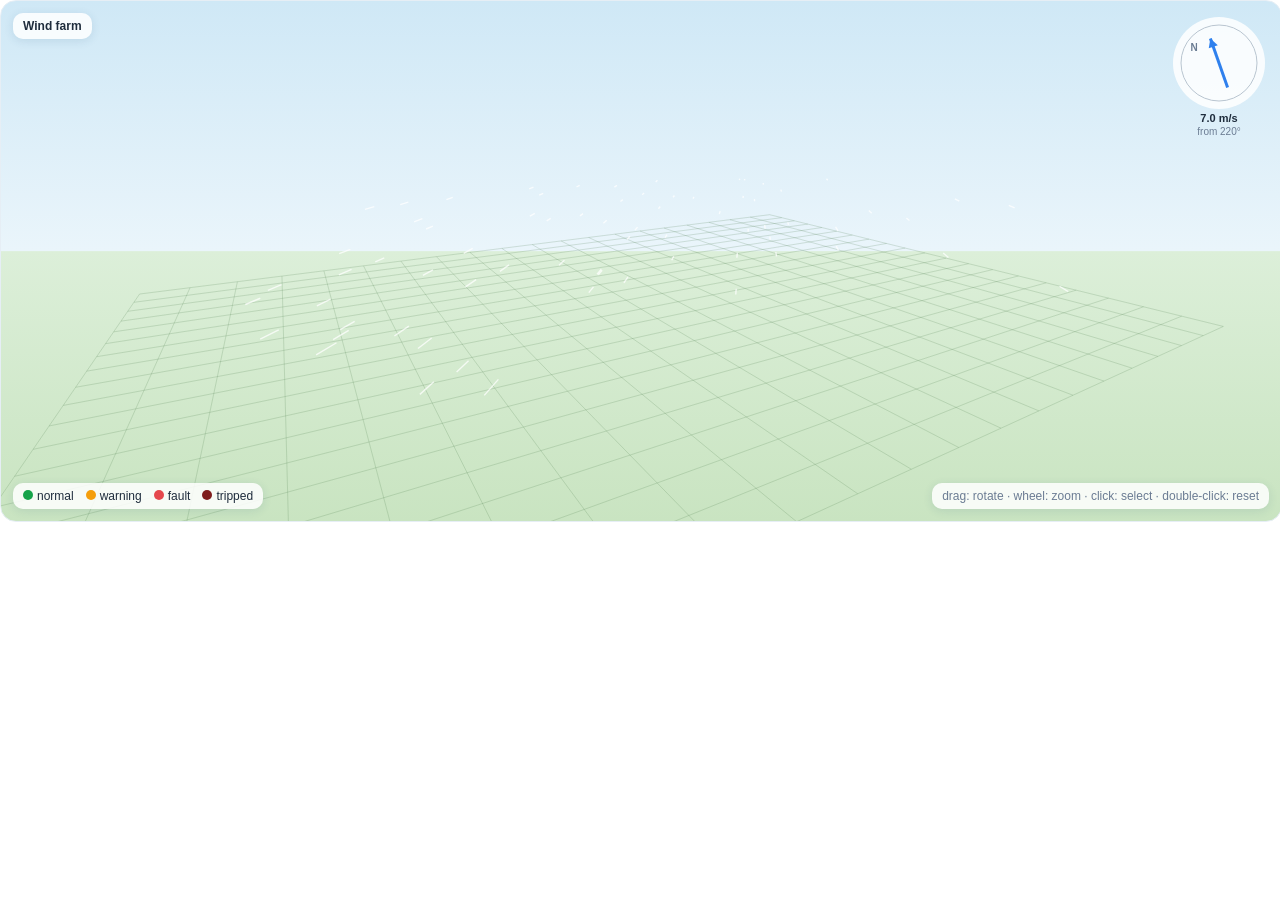
<file: digital_twin/components/farm3d/index.html>
<!doctype html>
<html>
<head>
<meta charset="utf-8">
<meta name="viewport" content="width=device-width, initial-scale=1">
<title>Wind farm 3D</title>
<style>
  html, body { margin: 0; padding: 0; background: transparent; font-family: Inter, "Segoe UI", Roboto, Arial, sans-serif; }
  #wrap { position: relative; width: 100%; border-radius: 16px; overflow: hidden; border: 1px solid #E6EEF5;
          background: linear-gradient(180deg, #CFE8F6 0%, #EAF5FB 48%, #DCEFD9 48.2%, #C9E4C1 100%); }
  canvas { display: block; width: 100%; cursor: grab; touch-action: none; }
  canvas.drag { cursor: grabbing; }
  .hud { position: absolute; font-size: 12px; color: #1F2D3D; background: #ffffffd9; border-radius: 10px;
         padding: 6px 10px; box-shadow: 0 2px 10px rgba(30,80,120,.12); pointer-events: none; }
  #legend { left: 12px; bottom: 12px; display: flex; gap: 12px; align-items: center; }
  #legend i { display: inline-block; width: 10px; height: 10px; border-radius: 50%; margin-right: 4px; }
  #help { right: 12px; bottom: 12px; color: #6B7C93; }
  #info { left: 12px; top: 12px; font-weight: 600; }
</style>
</head>
<body>
<div id="wrap">
  <canvas id="c"></canvas>
  <div id="info" class="hud">Wind farm</div>
  <div id="legend" class="hud"><span><i style="background:#16A34A"></i>normal</span><span><i style="background:#F59E0B"></i>warning</span>
    <span><i style="background:#E5484D"></i>fault</span><span><i style="background:#7F1D1D"></i>tripped</span></div>
  <div id="help" class="hud">drag: rotate · wheel: zoom · click: select · double-click: reset</div>
</div>
<script>
// ---------------------------------------------------------------- Streamlit component protocol (no build tools needed)
function send(type, data) { window.parent.postMessage(Object.assign({ isStreamlitMessage: true, type: type }, data || {}), "*"); }
let ARGS = { turbines: [], wind_dir: 220, wind_speed: 7, height: 520, title: "" };
window.addEventListener("message", (ev) => {
  if (!ev.data || ev.data.type !== "streamlit:render") return;
  const a = ev.data.args || {};
  ARGS = Object.assign(ARGS, a);
  if (typeof a.turbines === "string") { try { ARGS.turbines = JSON.parse(a.turbines); } catch (e) {} }
  resize();
});
send("streamlit:componentReady", { apiVersion: 1 });

// ---------------------------------------------------------------- canvas + camera
const cv = document.getElementById("c"), ctx = cv.getContext("2d");
let W = 800, H = 520, DPR = Math.max(1, window.devicePixelRatio || 1);
const cam0 = { az: -30, el: 20, dist: 1350 };
let cam = Object.assign({}, cam0);
function resize() {
  W = cv.parentElement.clientWidth || 800; H = ARGS.height || 520;
  cv.width = W * DPR; cv.height = H * DPR; cv.style.height = H + "px";
  send("streamlit:setFrameHeight", { height: H + 2 });
}
window.addEventListener("resize", resize);

const rad = (d) => d * Math.PI / 180;
function camBasis() {
  const az = rad(cam.az), el = rad(cam.el);
  const eye = [cam.dist * Math.cos(el) * Math.sin(az), -cam.dist * Math.cos(el) * Math.cos(az), cam.dist * Math.sin(el)];
  const f = norm([-eye[0], -eye[1], -eye[2] + 40]);
  const r = norm(cross(f, [0, 0, 1]));
  const u = cross(r, f);
  return { eye, f, r, u };
}
function norm(v) { const l = Math.hypot(v[0], v[1], v[2]) || 1; return [v[0] / l, v[1] / l, v[2] / l]; }
function cross(a, b) { return [a[1] * b[2] - a[2] * b[1], a[2] * b[0] - a[0] * b[2], a[0] * b[1] - a[1] * b[0]]; }
function dot(a, b) { return a[0] * b[0] + a[1] * b[1] + a[2] * b[2]; }
let B = camBasis();
function proj(p) {                                   // world (x east, y north, z up) -> screen
  const d = [p[0] - B.eye[0], p[1] - B.eye[1], p[2] - B.eye[2]];
  const z = dot(d, B.f); if (z < 10) return null;
  const s = (H * 1.15) / z;
  return [W / 2 + dot(d, B.r) * s, H * 0.56 - dot(d, B.u) * s, z, s];
}

// ---------------------------------------------------------------- interaction
let drag = null, moved = false;
cv.addEventListener("pointerdown", (e) => { drag = { x: e.clientX, y: e.clientY, az: cam.az, el: cam.el }; moved = false; cv.classList.add("drag"); cv.setPointerCapture(e.pointerId); });
cv.addEventListener("pointermove", (e) => {
  if (!drag) { hover(e); return; }
  const dx = e.clientX - drag.x, dy = e.clientY - drag.y;
  if (Math.abs(dx) + Math.abs(dy) > 3) moved = true;
  cam.az = drag.az + dx * 0.35; cam.el = Math.max(6, Math.min(80, drag.el + dy * 0.25));
});
cv.addEventListener("pointerup", (e) => { cv.classList.remove("drag"); if (!moved) pick(e); drag = null; });
cv.addEventListener("wheel", (e) => { e.preventDefault(); cam.dist = Math.max(500, Math.min(4200, cam.dist * (1 + Math.sign(e.deltaY) * 0.1))); }, { passive: false });
cv.addEventListener("dblclick", () => { cam = Object.assign({}, cam0); });
let hoverId = null, hubs = [];
function locate(e) {
  const r = cv.getBoundingClientRect(), x = e.clientX - r.left, y = e.clientY - r.top;
  let best = null, bd = 1e9;
  for (const h of hubs) { const d = Math.hypot(x - h.x, y - (h.y + h.towerPx * 0.4)); if (d < bd && d < Math.max(40, h.towerPx * 0.7)) { bd = d; best = h; } }
  return best;
}
function hover(e) { const h = locate(e); hoverId = h ? h.id : null; cv.style.cursor = h ? "pointer" : "grab"; }
function pick(e) { const h = locate(e); if (h) send("streamlit:setComponentValue", { value: { selected: h.id, t: Date.now() }, dataType: "json" }); }

// ---------------------------------------------------------------- scene
const COL = { normal: "#16A34A", warning: "#F59E0B", fault: "#E5484D", tripped: "#7F1D1D" };
const TOWER = 170, BLADE = 100;          // drawn ~2x real scale so the turbines are readable
let angle = {}, last = performance.now(), particles = [];
for (let i = 0; i < 70; i++) particles.push([Math.random() * 1600 - 800, Math.random() * 1000 - 500, 5 + Math.random() * 40, Math.random()]);

function poly(pts, fill, stroke, lw) {
  const P = pts.map(proj); if (P.some((p) => !p)) return;
  ctx.beginPath(); ctx.moveTo(P[0][0], P[0][1]); for (let i = 1; i < P.length; i++) ctx.lineTo(P[i][0], P[i][1]); ctx.closePath();
  if (fill) { ctx.fillStyle = fill; ctx.fill(); } if (stroke) { ctx.strokeStyle = stroke; ctx.lineWidth = lw || 1; ctx.stroke(); }
}

function drawGround() {
  ctx.strokeStyle = "rgba(60,110,60,0.18)"; ctx.lineWidth = 1;
  for (let g = -1000; g <= 1000; g += 100) {
    let a = proj([g, -700, 0]), b = proj([g, 700, 0]); if (a && b) { ctx.beginPath(); ctx.moveTo(a[0], a[1]); ctx.lineTo(b[0], b[1]); ctx.stroke(); }
    a = proj([-1000, g * 0.7, 0]); b = proj([1000, g * 0.7, 0]); if (a && b) { ctx.beginPath(); ctx.moveTo(a[0], a[1]); ctx.lineTo(b[0], b[1]); ctx.stroke(); }
  }
}

function drawWindParticles(dt) {
  // meteorological direction: wind comes FROM wind_dir -> moves towards wind_dir + 180
  const to = rad((ARGS.wind_dir || 0) + 180), sp = Math.max(0.5, ARGS.wind_speed || 5) * 14;
  const vx = Math.sin(to) * sp, vy = Math.cos(to) * sp;
  ctx.strokeStyle = "rgba(255,255,255,0.75)"; ctx.lineWidth = 1.4;
  for (const p of particles) {
    p[0] += vx * dt; p[1] += vy * dt;
    if (p[0] > 900) p[0] -= 1800; if (p[0] < -900) p[0] += 1800; if (p[1] > 560) p[1] -= 1120; if (p[1] < -560) p[1] += 1120;
    const a = proj([p[0], p[1], 90 + 3 * p[2]]), b = proj([p[0] - vx * 0.35, p[1] - vy * 0.35, 90 + 3 * p[2]]);
    if (a && b) { ctx.beginPath(); ctx.moveTo(a[0], a[1]); ctx.lineTo(b[0], b[1]); ctx.stroke(); }
  }
}

function drawTurbine(t, dt) {
  const x = t.x, y = t.y, st = t.tripped ? "tripped" : (t.status || "normal"), col = COL[st] || COL.normal;
  const yaw = rad(t.yaw || 0);                     // rotor faces the direction the wind comes from
  const fx = Math.sin(yaw), fy = Math.cos(yaw);    // unit vector towards the wind
  const sx = -fy, sy = fx;                         // sideways (in rotor plane)
  const base = proj([x, y, 0]), top = proj([x, y, TOWER]); if (!base || !top) return;
  // status ring on the ground
  ctx.beginPath(); ctx.ellipse(base[0], base[1], 60 * base[3], 22 * base[3], 0, 0, 2 * Math.PI);
  ctx.fillStyle = col + "55"; ctx.fill(); ctx.lineWidth = (t.selected ? 3 : 1.5); ctx.strokeStyle = t.selected ? "#0B3B5C" : col; ctx.stroke();
  if (t.selected || hoverId === t.id) {
    ctx.beginPath(); ctx.ellipse(base[0], base[1], 78 * base[3], 29 * base[3], 0, 0, 2 * Math.PI);
    ctx.strokeStyle = "rgba(11,59,92,0.5)"; ctx.setLineDash([5, 4]); ctx.lineWidth = 1.5; ctx.stroke(); ctx.setLineDash([]);
  }
  // tower (tapered)
  const w0 = 6.5, w1 = 3.6;
  poly([[x - w0 * sx, y - w0 * sy, 0], [x + w0 * sx, y + w0 * sy, 0], [x + w1 * sx, y + w1 * sy, TOWER], [x - w1 * sx, y - w1 * sy, TOWER]], "#F4F7FA", "#B8C4CF", 1);
  // nacelle box (long axis along the wind direction)
  const L = 30, Wn = 9, hz = TOWER, h2 = 10;
  const c = (a, b, z) => [x + fx * a + sx * b, y + fy * a + sy * b, hz + z];
  const back = [c(-L * 0.55, -Wn, -h2 / 2), c(-L * 0.55, Wn, -h2 / 2), c(-L * 0.55, Wn, h2), c(-L * 0.55, -Wn, h2)];
  const front = [c(L * 0.45, -Wn, -h2 / 2), c(L * 0.45, Wn, -h2 / 2), c(L * 0.45, Wn, h2), c(L * 0.45, -Wn, h2)];
  const faces = [[back[0], back[1], back[2], back[3]], [front[0], front[1], front[2], front[3]],
                 [back[0], front[0], front[3], back[3]], [back[1], front[1], front[2], back[2]],
                 [back[3], back[2], front[2], front[3]]];
  faces.sort((A, Bf) => depth(Bf) - depth(A));
  for (const f of faces) poly(f, "#FFFFFF", "#9FB0C0", 1);
  // rotor
  const hub = c(L * 0.6, 0, h2 * 0.2);
  const rpm = t.tripped ? 0 : Math.max(0, t.rpm || 0);
  angle[t.id] = ((angle[t.id] || Math.random() * 6.28) + rad(rpm * 6) * dt);      // rpm*360/60 deg per s
  const blades = [];
  for (let k = 0; k < 3; k++) {
    const a = angle[t.id] + k * 2 * Math.PI / 3;
    const ux = sx * Math.cos(a), uy = sy * Math.cos(a), uz = Math.sin(a);           // in the rotor plane
    const tx = sx * Math.cos(a + 1.5708), ty = sy * Math.cos(a + 1.5708), tz = Math.sin(a + 1.5708);
    const P = (r, wdt) => [hub[0] + ux * r + tx * wdt, hub[1] + uy * r + ty * wdt, hub[2] + uz * r + tz * wdt];
    blades.push([P(4, 5.5), P(BLADE * 0.3, 7), P(BLADE, 1.2), P(BLADE, -0.8), P(4, -3.4)]);
  }
  const hubS = proj(hub);
  const rotorInFront = dot([fx, fy, 0], [B.eye[0] - x, B.eye[1] - y, 0]) > 0;
  const drawBlades = () => blades.forEach((b) => poly(b, t.selected ? "#FFFFFF" : "#F8FAFC", "#7D8EA0", 1));
  if (!rotorInFront) drawBlades();
  if (hubS) { ctx.beginPath(); ctx.arc(hubS[0], hubS[1], Math.max(3, 6.5 * hubS[3]), 0, 2 * Math.PI); ctx.fillStyle = "#E2E8F0"; ctx.fill(); ctx.strokeStyle = "#7D8EA0"; ctx.stroke(); }
  if (rotorInFront) drawBlades();
  // status lamp + label
  const lamp = proj(c(-L * 0.3, 0, h2 + 2.5));
  if (lamp) { ctx.beginPath(); ctx.arc(lamp[0], lamp[1], Math.max(3, 3 * lamp[3]), 0, 2 * Math.PI); ctx.fillStyle = col; ctx.fill(); }
  const lab = proj([x, y, TOWER + BLADE + 26]);
  if (lab) {
    const txt = `T-${t.label ?? t.id}  ${Math.round(t.power_pct || 0)} %`;
    ctx.font = `${t.selected ? 700 : 600} ${Math.max(11, Math.min(15, 12 * lab[3] + 4))}px Inter, Segoe UI, Arial`;
    const tw = ctx.measureText(txt).width + 26;
    ctx.fillStyle = t.selected ? "#0B3B5C" : "#ffffffe6";
    roundRect(lab[0] - tw / 2, lab[1] - 11, tw, 22, 8); ctx.fill();
    ctx.fillStyle = t.selected ? "#fff" : "#1F2D3D"; ctx.textAlign = "center"; ctx.textBaseline = "middle"; ctx.fillText(txt, lab[0] + 6, lab[1] + 0.5);
    ctx.beginPath(); ctx.arc(lab[0] - tw / 2 + 10, lab[1], 4, 0, 6.29); ctx.fillStyle = col; ctx.fill();
  }
  hubs.push({ id: t.id, x: top[0], y: top[1], towerPx: Math.abs(base[1] - top[1]) });
}
function depth(face) { let s = 0; for (const p of face) s += dot([p[0] - B.eye[0], p[1] - B.eye[1], p[2] - B.eye[2]], B.f); return s / face.length; }
function roundRect(x, y, w, h, r) { ctx.beginPath(); ctx.moveTo(x + r, y); ctx.arcTo(x + w, y, x + w, y + h, r); ctx.arcTo(x + w, y + h, x, y + h, r); ctx.arcTo(x, y + h, x, y, r); ctx.arcTo(x, y, x + w, y, r); ctx.closePath(); }

function drawCompass() {
  const cx = W - 62, cy = 62, R = 38;
  ctx.beginPath(); ctx.arc(cx, cy, R + 8, 0, 6.29); ctx.fillStyle = "#ffffffd9"; ctx.fill();
  ctx.strokeStyle = "#B8C4CF"; ctx.lineWidth = 1; ctx.beginPath(); ctx.arc(cx, cy, R, 0, 6.29); ctx.stroke();
  // north as seen by the camera
  const n = proj([0, 300, 0]), o = proj([0, 0, 0]);
  const north = (n && o) ? Math.atan2(n[0] - o[0], -(n[1] - o[1])) : 0;
  ctx.fillStyle = "#6B7C93"; ctx.font = "600 10px Inter, Arial"; ctx.textAlign = "center"; ctx.textBaseline = "middle";
  ctx.fillText("N", cx + Math.sin(north) * (R - 9), cy - Math.cos(north) * (R - 9));
  const to = north + rad((ARGS.wind_dir || 0) + 180);
  ctx.strokeStyle = "#2F80ED"; ctx.fillStyle = "#2F80ED"; ctx.lineWidth = 3;
  const x1 = cx - Math.sin(to) * (R - 12), y1 = cy + Math.cos(to) * (R - 12), x2 = cx + Math.sin(to) * (R - 12), y2 = cy - Math.cos(to) * (R - 12);
  ctx.beginPath(); ctx.moveTo(x1, y1); ctx.lineTo(x2, y2); ctx.stroke();
  ctx.beginPath(); ctx.moveTo(x2, y2); ctx.lineTo(x2 - Math.sin(to - 0.5) * 10, y2 + Math.cos(to - 0.5) * 10);
  ctx.lineTo(x2 - Math.sin(to + 0.5) * 10, y2 + Math.cos(to + 0.5) * 10); ctx.closePath(); ctx.fill();
  ctx.fillStyle = "#1F2D3D"; ctx.font = "700 11px Inter, Arial";
  ctx.fillText(`${(ARGS.wind_speed || 0).toFixed(1)} m/s`, cx, cy + R + 18);
  ctx.font = "500 10px Inter, Arial"; ctx.fillStyle = "#6B7C93"; ctx.fillText(`from ${Math.round(ARGS.wind_dir || 0)}°`, cx, cy + R + 31);
}

function frame(now) {
  const dt = Math.min(0.1, (now - last) / 1000); last = now;
  B = camBasis();
  ctx.setTransform(DPR, 0, 0, DPR, 0, 0); ctx.clearRect(0, 0, W, H);
  drawGround(); drawWindParticles(dt);
  hubs = [];
  const ts = (ARGS.turbines || []).slice().sort((a, b) => {
    const da = dot([a.x - B.eye[0], a.y - B.eye[1], -B.eye[2]], B.f), db = dot([b.x - B.eye[0], b.y - B.eye[1], -B.eye[2]], B.f); return db - da; });
  for (const t of ts) drawTurbine(t, dt);
  drawCompass();
  document.getElementById("info").textContent = ARGS.title || "Wind farm";
  requestAnimationFrame(frame);
}
resize(); requestAnimationFrame(frame);
</script>
</body>
</html>
</file>
